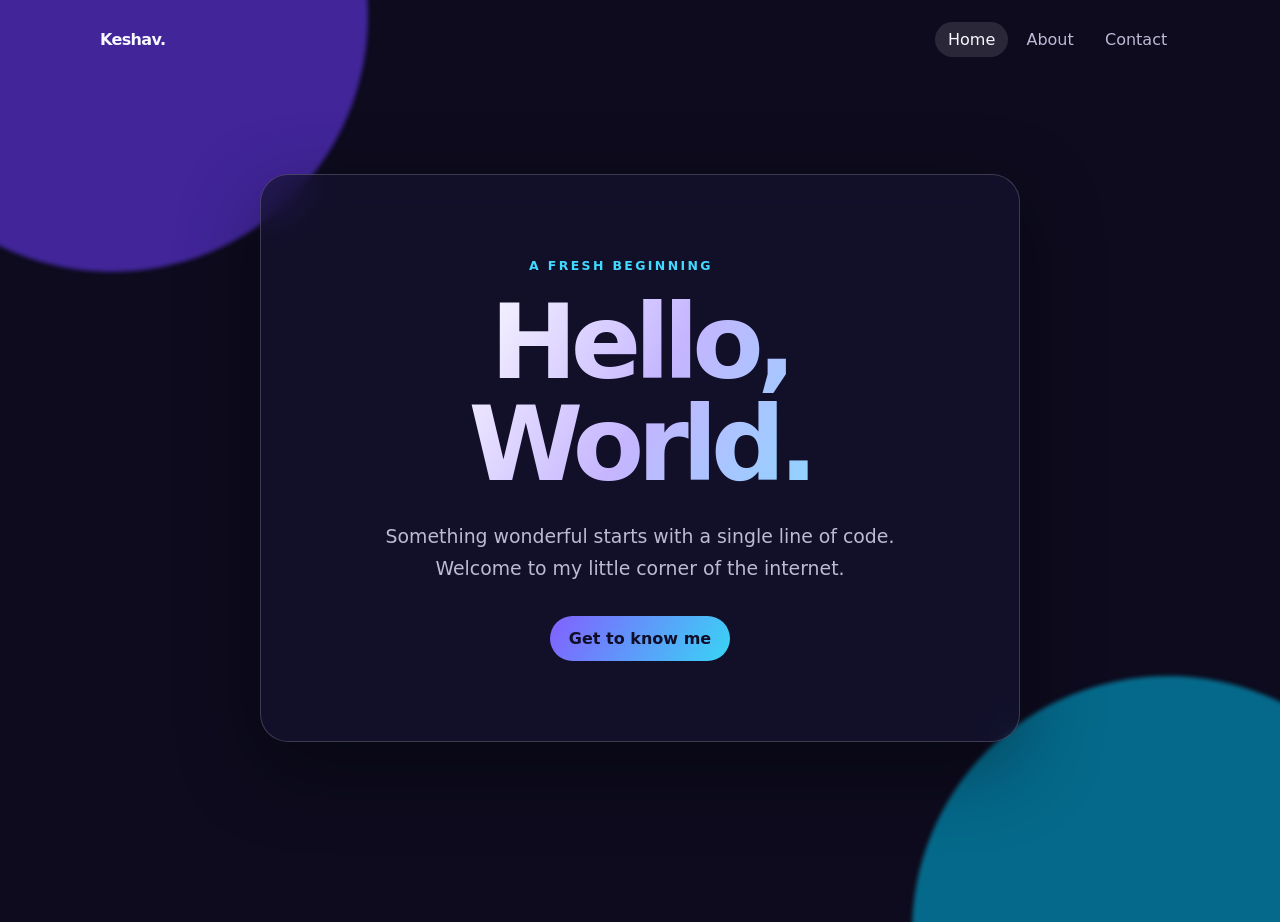
<file: index.html>
<!DOCTYPE html>
<html lang="en">
<head>
  <meta charset="UTF-8" />
  <meta name="viewport" content="width=device-width, initial-scale=1.0" />
  <meta name="description" content="Keshav's personal website" />
  <title>my name is Keshav!</title>
  <link rel="stylesheet" href="styles.css" />
</head>
<body>
  <div class="orb one" aria-hidden="true"></div><div class="orb two" aria-hidden="true"></div>
  <nav><a class="brand" href="index.html">Keshav.</a><div class="nav-links"><a href="index.html" aria-current="page">Home</a><a href="about.html">About</a><a href="contact.html">Contact</a></div></nav>
  <main>
    <p class="eyebrow">A fresh beginning</p>
    <h1>Hello, World.</h1>
    <p>Something wonderful starts with a single line of code. Welcome to my little corner of the internet.</p>
    <a class="button" href="about.html">Get to know me</a>
  </main>
</body>
</html>
</file>
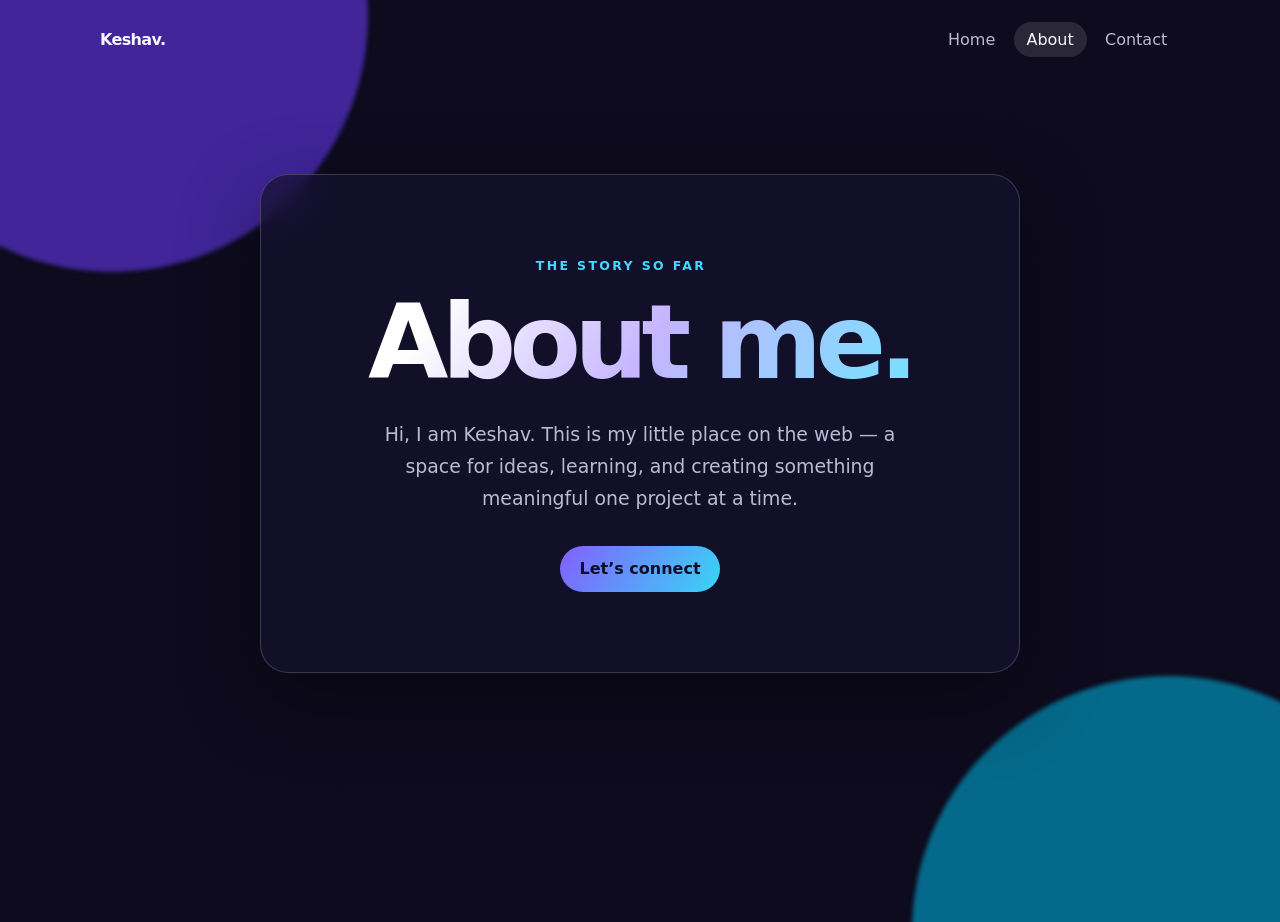
<file: about.html>
<!DOCTYPE html>
<html lang="en">
<head>
  <meta charset="UTF-8" />
  <meta name="viewport" content="width=device-width, initial-scale=1.0" />
  <meta name="description" content="About this website" />
  <title>About | Keshav</title>
  <link rel="stylesheet" href="styles.css" />
</head>
<body>
  <div class="orb one" aria-hidden="true"></div><div class="orb two" aria-hidden="true"></div>
  <nav><a class="brand" href="index.html">Keshav.</a><div class="nav-links"><a href="index.html">Home</a><a href="about.html" aria-current="page">About</a><a href="contact.html">Contact</a></div></nav>
  <main>
    <p class="eyebrow">The story so far</p>
    <h1>About me.</h1>
    <p>Hi, I am Keshav. This is my little place on the web — a space for ideas, learning, and creating something meaningful one project at a time.</p>
    <a class="button" href="contact.html">Let’s connect</a>
  </main>
</body>
</html>
</file>
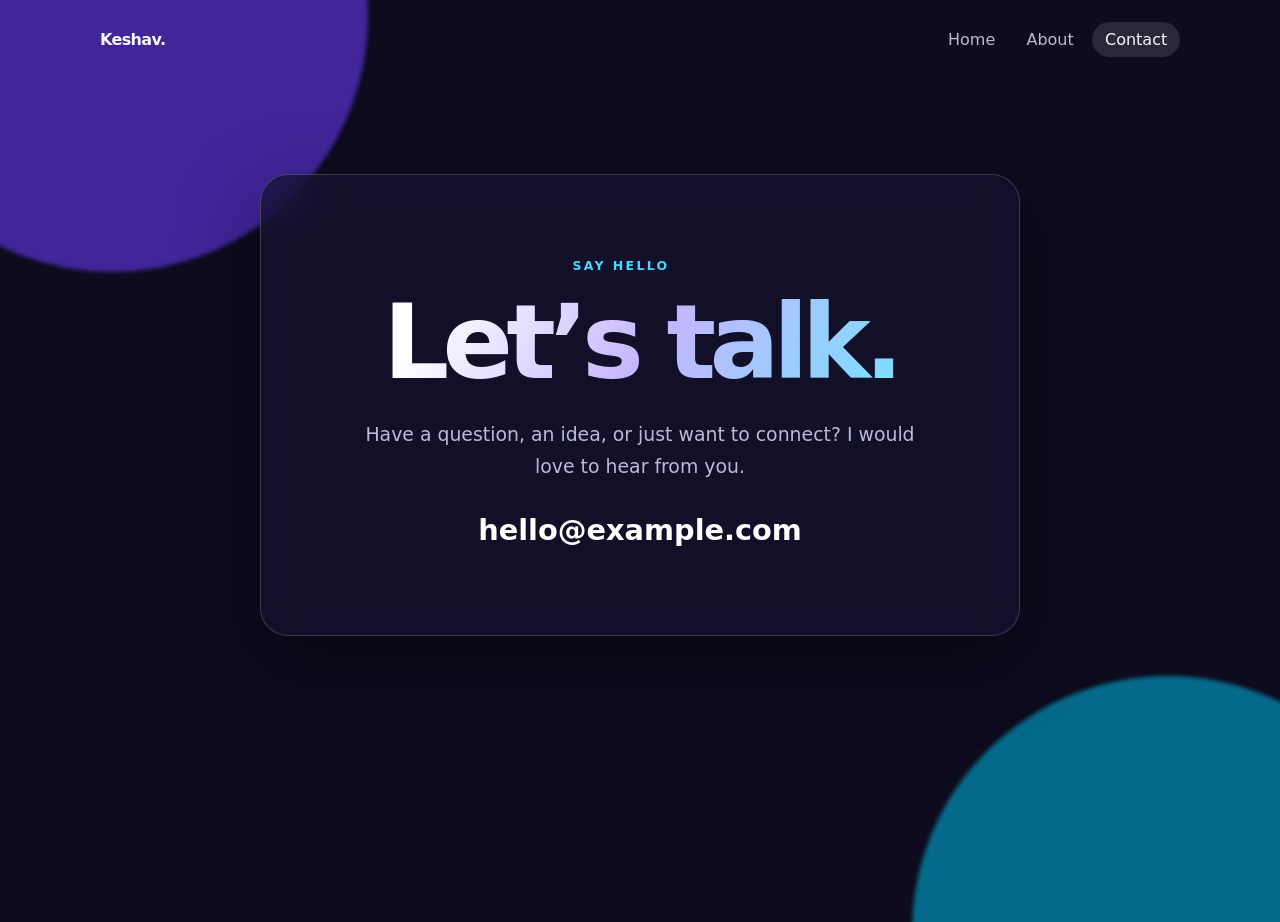
<file: contact.html>
<!DOCTYPE html>
<html lang="en">
<head>
  <meta charset="UTF-8" />
  <meta name="viewport" content="width=device-width, initial-scale=1.0" />
  <meta name="description" content="Contact Keshav" />
  <title>Contact | Keshav</title>
  <link rel="stylesheet" href="styles.css" />
</head>
<body>
  <div class="orb one" aria-hidden="true"></div><div class="orb two" aria-hidden="true"></div>
  <nav><a class="brand" href="index.html">Keshav.</a><div class="nav-links"><a href="index.html">Home</a><a href="about.html">About</a><a href="contact.html" aria-current="page">Contact</a></div></nav>
  <main>
    <p class="eyebrow">Say hello</p>
    <h1>Let’s talk.</h1>
    <p>Have a question, an idea, or just want to connect? I would love to hear from you.</p>
    <p><a class="contact-email" href="mailto:hello@example.com">hello@example.com</a></p>
  </main>
</body>
</html>
</file>
<file: styles.css>
:root {
  color-scheme: dark;
  --ink: #f7f7ff;
  --muted: #bcbad5;
  --cyan: #43d9ff;
  --panel: rgba(22, 19, 48, .68);
}

* { box-sizing: border-box; }

body {
  min-height: 100vh;
  margin: 0;
  overflow-x: hidden;
  background: #0d0b1d;
  color: var(--ink);
  font-family: Inter, ui-sans-serif, system-ui, -apple-system, BlinkMacSystemFont, "Segoe UI", sans-serif;
}

.orb {
  position: fixed;
  z-index: -1;
  width: 32rem;
  aspect-ratio: 1;
  border-radius: 50%;
  filter: blur(2px);
  opacity: .55;
  animation: drift 12s ease-in-out infinite alternate;
}

.orb.one { background: #6d3cff; top: -15rem; left: -9rem; }
.orb.two { background: #00b8e6; bottom: -18rem; right: -9rem; animation-delay: -5s; }

nav {
  width: min(92%, 1080px);
  margin: 1.35rem auto 0;
  display: flex;
  align-items: center;
  justify-content: space-between;
}

.brand { color: var(--ink); font-weight: 850; letter-spacing: -.04em; text-decoration: none; }
.nav-links { display: flex; gap: .35rem; }
.nav-links a { color: var(--muted); padding: .5rem .8rem; border-radius: 999px; text-decoration: none; transition: .2s ease; }
.nav-links a:hover, .nav-links a[aria-current="page"] { background: rgba(255, 255, 255, .12); color: var(--ink); }

main {
  width: min(90%, 760px);
  margin: clamp(4rem, 13vh, 9rem) auto;
  padding: clamp(2rem, 7vw, 5rem);
  text-align: center;
  border: 1px solid rgba(255, 255, 255, .18);
  border-radius: 28px;
  background: var(--panel);
  box-shadow: 0 25px 80px rgba(0, 0, 0, .35);
  backdrop-filter: blur(18px);
  animation: appear .9s cubic-bezier(.2, .8, .2, 1) both;
}

.eyebrow { margin: 0 0 1rem; color: var(--cyan); font-size: .78rem; font-weight: 800; letter-spacing: .19em; text-transform: uppercase; }
h1 { margin: 0; font-size: clamp(3rem, 10vw, 6.5rem); line-height: .98; letter-spacing: -.065em; background: linear-gradient(120deg, #fff 15%, #c5b5ff 52%, #6ee6ff); -webkit-background-clip: text; background-clip: text; color: transparent; }
p { max-width: 35rem; margin: 1.5rem auto 0; color: var(--muted); font-size: clamp(1rem, 2.5vw, 1.18rem); line-height: 1.7; }
.button { display: inline-block; margin-top: 2rem; padding: .82rem 1.2rem; border-radius: 999px; background: linear-gradient(120deg, #8260ff, #39d4f5); color: #100d29; font-weight: 800; text-decoration: none; transition: transform .2s ease; }
.button:hover { transform: translateY(-3px); }
.contact-email { color: #fff; font-size: clamp(1.25rem, 4vw, 1.8rem); font-weight: 750; text-decoration: none; }
.contact-email:hover { color: var(--cyan); }

@keyframes appear { from { opacity: 0; transform: translateY(24px) scale(.97); } to { opacity: 1; transform: translateY(0) scale(1); } }
@keyframes drift { to { transform: translate(7rem, 4rem) scale(1.18); } }
@media (prefers-reduced-motion: reduce) { *, *::before, *::after { animation-duration: .01ms !important; animation-iteration-count: 1 !important; } }
</file>
